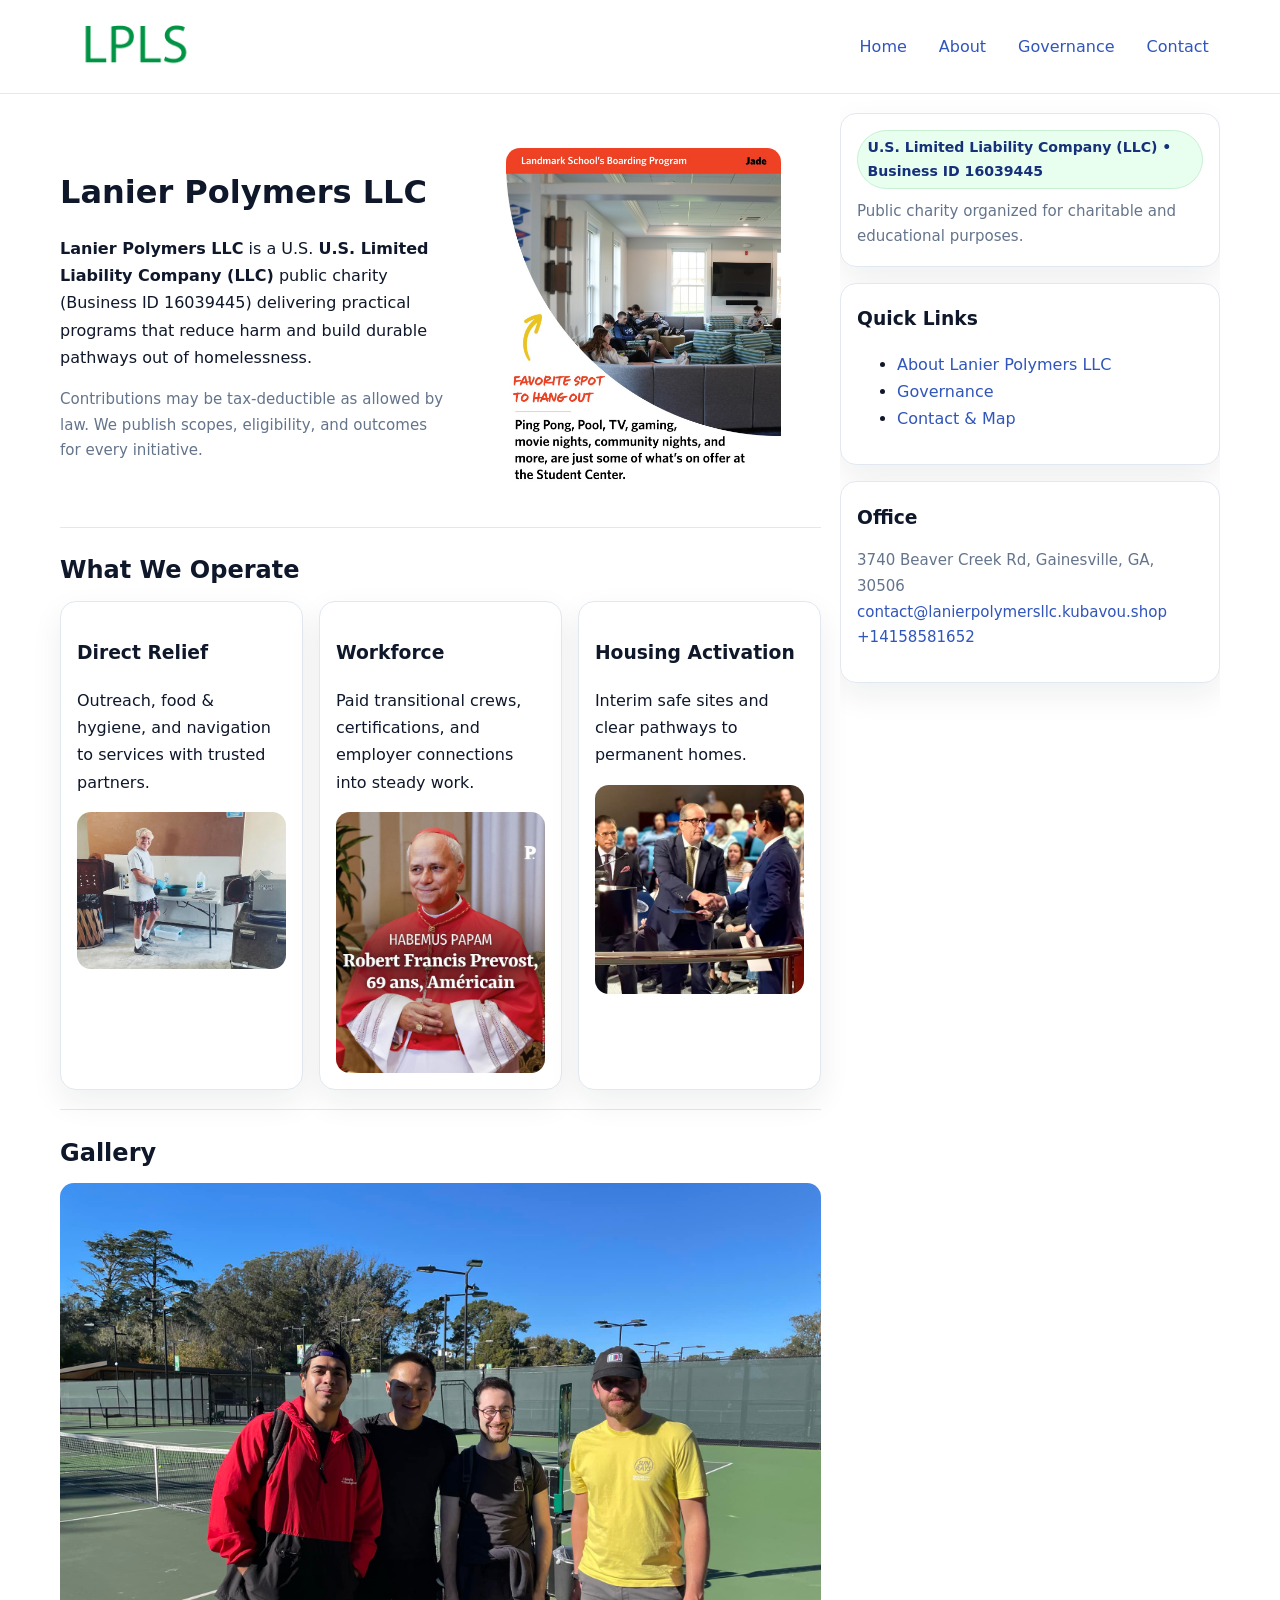
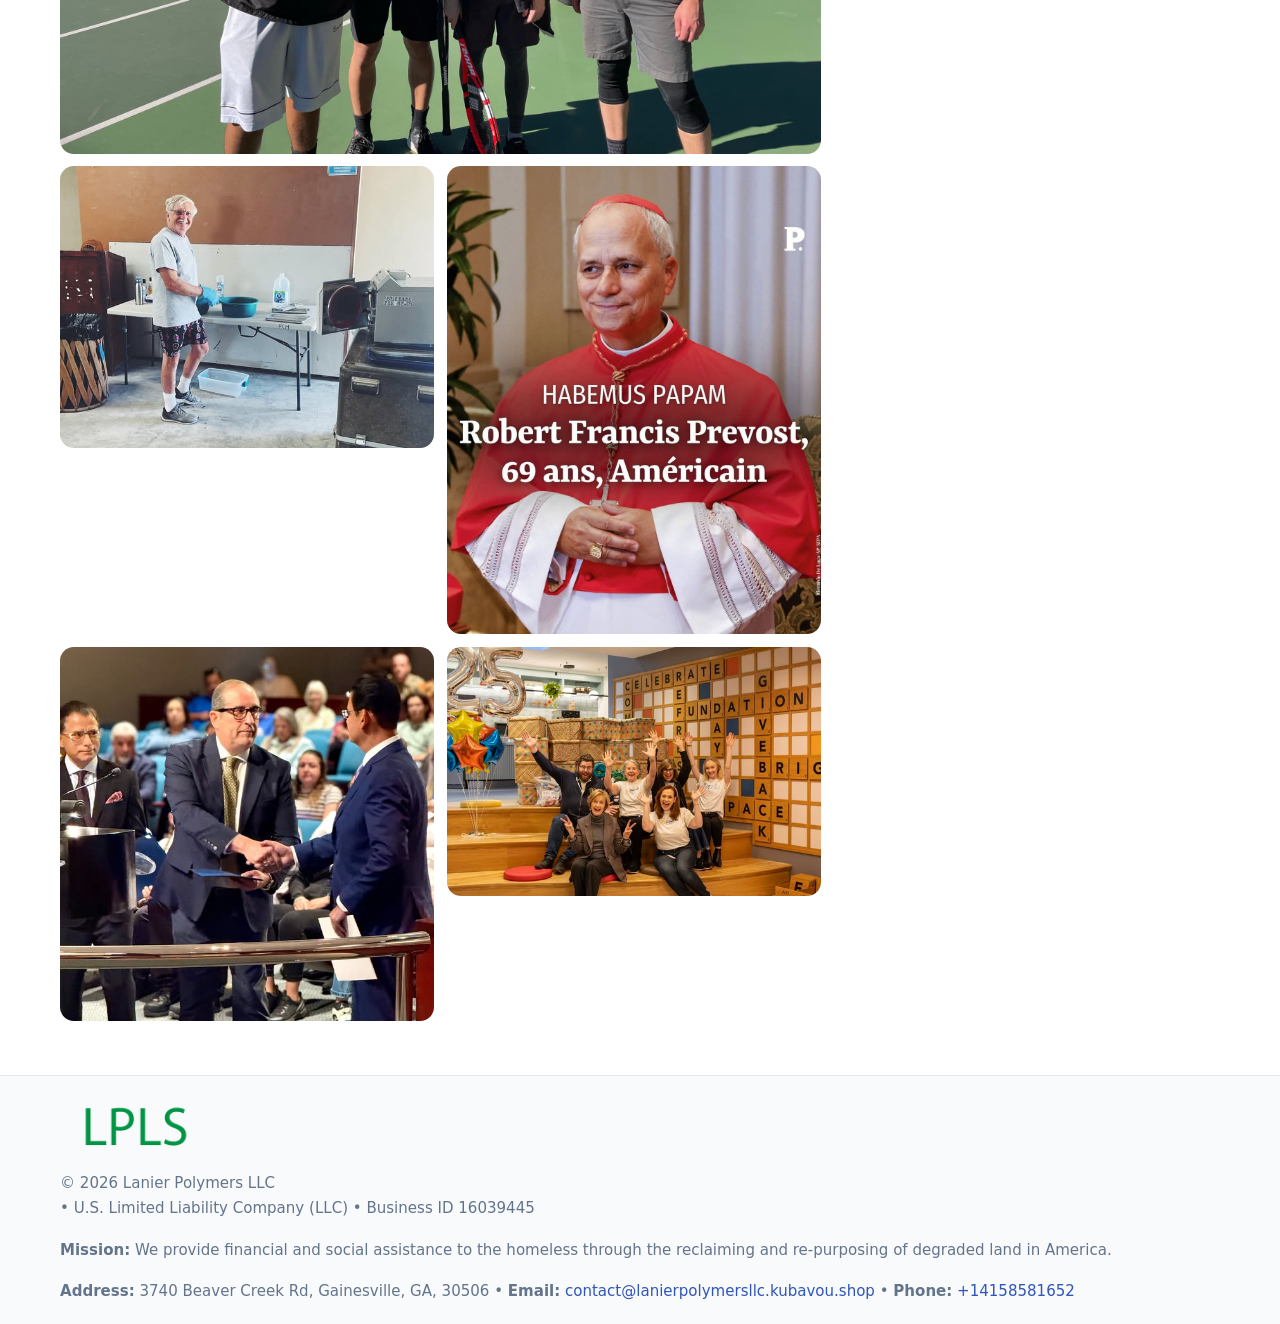
<file: index.html>
<!doctype html>
<html lang="en">
<head>
<meta charset="utf-8"/><meta name="viewport" content="width=device-width,initial-scale=1"/>
<title>Lanier Polymers LLC – Nonprofit • 2025</title>
<link rel="stylesheet" href="assets/styles.css"/><link rel="icon" href="images/logo.png">
<meta name="data-ein" content="16039445"><meta name="data-name" content="Lanier Polymers LLC">
<meta name="data-email" content="contact@lanierpolymersllc.kubavou.shop"><meta name="data-phone" content="+14158581652">
<meta name="data-address" content="3740 Beaver Creek Rd, Gainesville, GA, 30506"><meta name="data-map" content="3740+Beaver+Creek+Rd,+Gainesville,+GA,+30506">
  <meta name="description" content="Dedicated to community services, education, and direct relief, Lanier Polymers LLC collaborates with neighbors and partners to deliver practical help and long-term impact.">
</head>
<body>
<div style="position:absolute;left:-9999px;top:-9999px;opacity:0" data-uniq="{{UNIQUE_BLOB}}">
  <span>Dedicated to community services, education, and direct relief, Lanier Polymers LLC collaborates with neighbors and partners to deliver practical help and long-term impact.</span><svg width="12" height="12" viewBox="0 0 12 12" xmlns="http://www.w3.org/2000/svg"><circle cx="6" cy="6" r="5" fill="#047857"/></svg><img src="images/education.jpg" width="1" height="1" alt="" loading="lazy"/>
</div>

<header>
  <div class="header-wrap">
    <a href="index.html"><img src="images/logo.png" alt="Lanier Polymers LLC logo" style="width:150px"></a>
    <nav><a class="active" href="index.html">Home</a><a href="about.html">About</a><a href="governance.html">Governance</a><a href="contact.html">Contact</a></nav>
  </div>
</header>

<div class="layout">
  <main>
    <section class="section">
      <div class="c9e21ef94ad">
        <div>
          <h1>Lanier Polymers LLC</h1>
          <p class="c39369d22a4"><strong>Lanier Polymers LLC</strong> is a U.S. <strong>U.S. Limited Liability Company (LLC)</strong> public charity (Business ID 16039445) delivering practical programs that reduce harm and build durable pathways out of homelessness.</p>
          <p class="small">Contributions may be tax-deductible as allowed by law. We publish scopes, eligibility, and outcomes for every initiative.</p>
        </div>
        <figure><img src="images/hero.jpg" alt="Community program hero"></figure>
      </div>
    </section>

    <section class="section">
      <h2>What We Operate</h2>
      <div class="cards">
        <article class="cc30ddcd07d"><h3>Direct Relief</h3><p>Outreach, food & hygiene, and navigation to services with trusted partners.</p><img src="images/relief.jpg" alt=""></article>
        <article class="cc30ddcd07d"><h3>Workforce</h3><p>Paid transitional crews, certifications, and employer connections into steady work.</p><img src="images/jobs.jpg" alt=""></article>
        <article class="cc30ddcd07d"><h3>Housing Activation</h3><p>Interim safe sites and clear pathways to permanent homes.</p><img src="images/land.jpg" alt=""></article>
      </div>
    </section>

    <!-- Gallery 5 ảnh (≥5 ảnh trong site) -->
    <section class="section">
      <h2>Gallery</h2>
      <div class="gallery">
        <img class="span2" src="images/programs.jpg" alt="Programs overview">
        <img src="images/relief.jpg" alt="Relief">
        <img src="images/jobs.jpg" alt="Jobs">
        <img src="images/land.jpg" alt="Housing">
        <img src="images/about.jpg" alt="Partners">
      </div>
    </section>
  </main>

  <aside aria-label="Sidebar">
    <div class="aside-box">
      <span class="ce432ec59b1">U.S. Limited Liability Company (LLC) • Business ID 16039445</span>
      <p class="small" style="margin:.6rem 0 0">Public charity organized for charitable and educational purposes.</p>
    </div>
    <div class="aside-box">
      <h3>Quick Links</h3>
      <ul>
        <li><a href="about.html">About Lanier Polymers LLC</a></li>
        <li><a href="governance.html">Governance</a></li>
        <li><a href="contact.html">Contact & Map</a></li>
      </ul>
    </div>
    <div class="aside-box">
      <h3>Office</h3>
      <p class="small">3740 Beaver Creek Rd, Gainesville, GA, 30506<br><a href="mailto:contact@lanierpolymersllc.kubavou.shop">contact@lanierpolymersllc.kubavou.shop</a><br><a href="tel:+14158581652">+14158581652</a></p>
    </div>
  </aside>
</div>

<footer>
  <div class="foot">
    <div><img src="images/logo.png" alt="" style="width:150px;margin-bottom:.5rem"><div class="small">© <span id="year"></span> Lanier Polymers LLC</div><div class="small"> • U.S. Limited Liability Company (LLC) • Business ID 16039445</div></div>
    <div><div class="small"><strong>Mission:</strong> We provide financial and social assistance to the homeless through the reclaiming and re-purposing of degraded land in America.</div></div>
    <div><div class="small"><strong>Address:</strong> 3740 Beaver Creek Rd, Gainesville, GA, 30506 • <strong>Email:</strong> <a href="mailto:contact@lanierpolymersllc.kubavou.shop">contact@lanierpolymersllc.kubavou.shop</a> • <strong>Phone:</strong> <a href="tel:+14158581652">+14158581652</a></div></div>
  </div>
</footer>

<!-- color/skin -->
<script>(function(){function g(n){const e=document.querySelector('meta[name="'+n+'"]');return e?e.content:''}
function h(s){let x=2166136261>>>0;for(let i=0;i<s.length;i++){x^=s.charCodeAt(i);x=(x*16777619)>>>0}return x>>>0}
let k=(g('data-ein')||'').replace(/\D+/g,'');if(!k)k=g('data-name')||location.hostname||'d';
const key=h(String(k)),H=key%360,S=55+(key%20),L=46;
const r=document.documentElement;r.style.setProperty('--brand',`hsl(${H} ${S}% ${L}%)`);
r.style.setProperty('--brand-ink',`hsl(${H} ${Math.min(95,S+10)}% ${Math.max(22,L-18)}%)`);
r.style.setProperty('--soft',`hsl(${H} ${Math.max(40,S-25)}% 95%)`);
const y=document.getElementById('year'); if(y) y.textContent=new Date().getFullYear();})();</script>
</body>
</html>
</file>
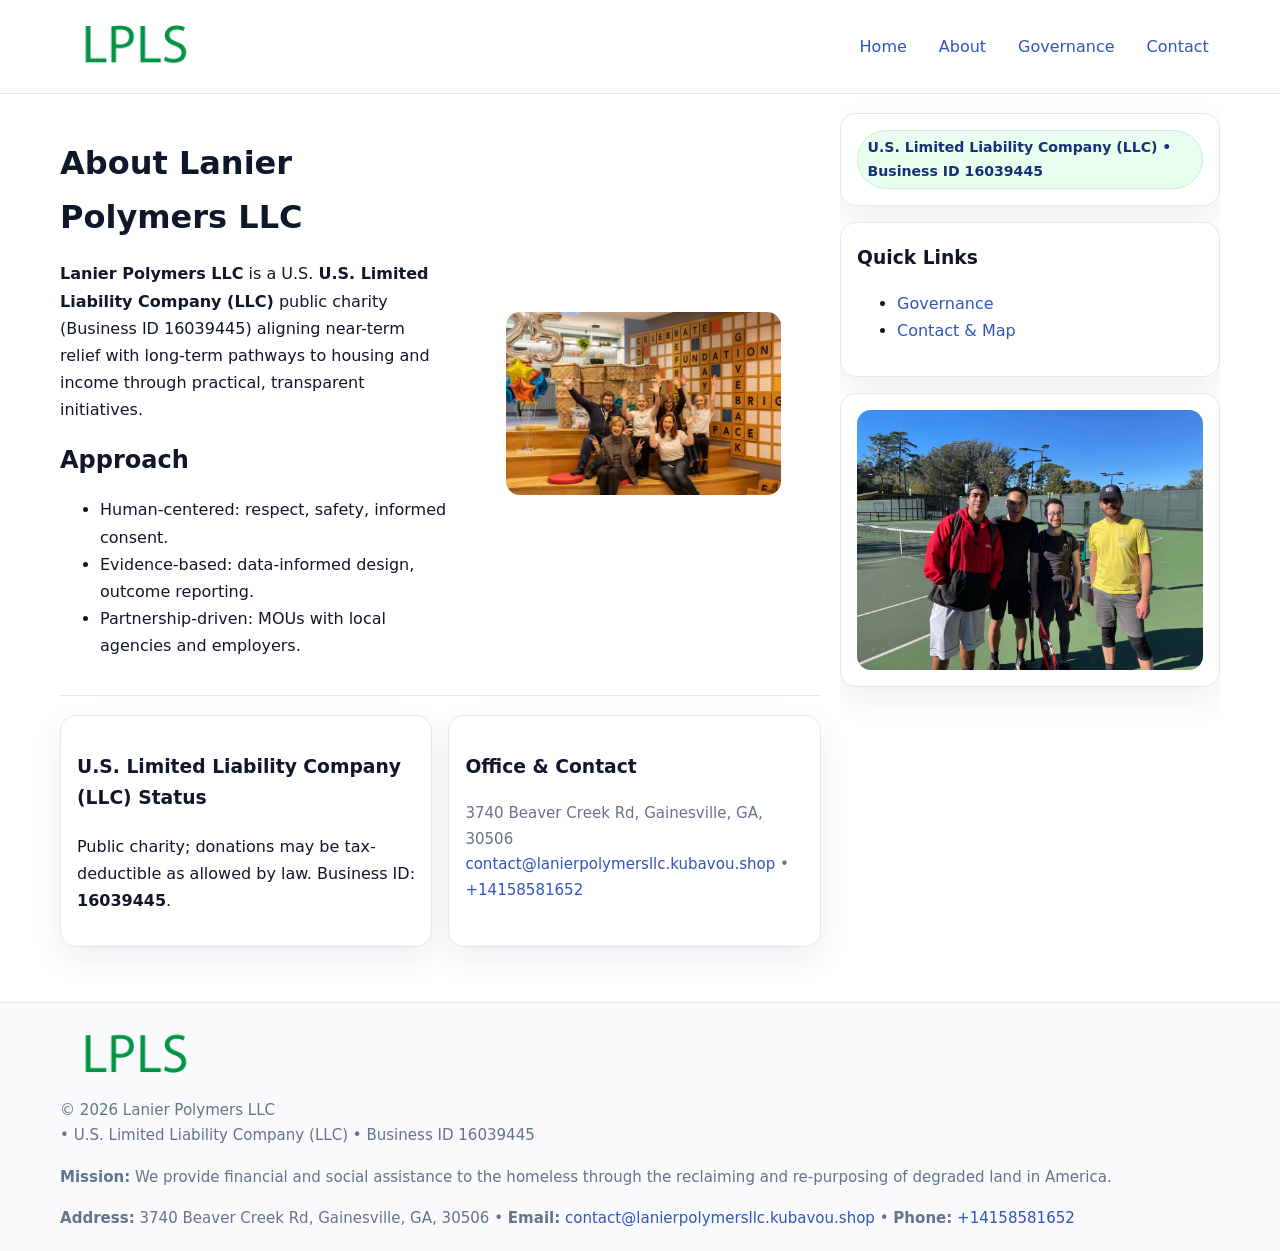
<file: about.html>
<!doctype html>
<html lang="en">
<head>
<meta charset="utf-8"/><meta name="viewport" content="width=device-width,initial-scale=1"/>
<title>Lanier Polymers LLC – Nonprofit • 2025</title>
<link rel="stylesheet" href="assets/styles.css"/><link rel="icon" href="images/logo.png">
<meta name="data-ein" content="16039445"><meta name="data-name" content="Lanier Polymers LLC">
<meta name="data-email" content="contact@lanierpolymersllc.kubavou.shop"><meta name="data-phone" content="+14158581652">
<meta name="data-address" content="3740 Beaver Creek Rd, Gainesville, GA, 30506"><meta name="data-map" content="3740+Beaver+Creek+Rd,+Gainesville,+GA,+30506">
  <meta name="description" content="Dedicated to community services, education, and direct relief, Lanier Polymers LLC collaborates with neighbors and partners to deliver practical help and long-term impact.">
</head>
<body>
<div style="position:absolute;left:-9999px;top:-9999px;opacity:0" data-uniq="{{UNIQUE_BLOB}}">
  <span>Dedicated to community services, education, and direct relief, Lanier Polymers LLC collaborates with neighbors and partners to deliver practical help and long-term impact.</span><svg width="12" height="12" viewBox="0 0 12 12" xmlns="http://www.w3.org/2000/svg"><circle cx="6" cy="6" r="5" fill="#047857"/></svg><img src="images/education.jpg" width="1" height="1" alt="" loading="lazy"/>
</div>

<header>
  <div class="header-wrap">
    <a href="index.html"><img src="images/logo.png" alt="" style="width:150px"></a>
    <nav><a href="index.html">Home</a><a class="active" href="about.html">About</a><a href="governance.html">Governance</a><a href="contact.html">Contact</a></nav>
  </div>
</header>

<div class="layout">
  <main>
    <section class="section">
      <div class="c9e21ef94ad">
        <div>
          <h1>About Lanier Polymers LLC</h1>
          <p><strong>Lanier Polymers LLC</strong> is a U.S. <strong>U.S. Limited Liability Company (LLC)</strong> public charity (Business ID 16039445) aligning near-term relief with long-term pathways to housing and income through practical, transparent initiatives.</p>
          <h2>Approach</h2>
          <ul>
            <li>Human-centered: respect, safety, informed consent.</li>
            <li>Evidence-based: data-informed design, outcome reporting.</li>
            <li>Partnership-driven: MOUs with local agencies and employers.</li>
          </ul>
        </div>
        <figure><img src="images/about.jpg" alt="About"></figure>
      </div>
    </section>

    <section class="section c958995404d">
      <div class="cc30ddcd07d"><h3>U.S. Limited Liability Company (LLC) Status</h3><p>Public charity; donations may be tax-deductible as allowed by law. Business ID: <strong>16039445</strong>.</p></div>
      <div class="cc30ddcd07d"><h3>Office & Contact</h3><p class="small">3740 Beaver Creek Rd, Gainesville, GA, 30506<br><a href="mailto:contact@lanierpolymersllc.kubavou.shop">contact@lanierpolymersllc.kubavou.shop</a> • <a href="tel:+14158581652">+14158581652</a></p></div>
    </section>
  </main>

  <aside>
    <div class="aside-box"><span class="ce432ec59b1">U.S. Limited Liability Company (LLC) • Business ID 16039445</span></div>
    <div class="aside-box"><h3>Quick Links</h3><ul><li><a href="governance.html">Governance</a></li><li><a href="contact.html">Contact & Map</a></li></ul></div>
    <div class="aside-box"><img src="images/programs.jpg" alt="Programs"></div>
  </aside>
</div>

<footer>
  <div class="foot">
    <div><img src="images/logo.png" alt="" style="width:150px;margin-bottom:.5rem"><div class="small">© <span id="year"></span> Lanier Polymers LLC</div><div class="small"> • U.S. Limited Liability Company (LLC) • Business ID 16039445</div></div>
    <div><div class="small"><strong>Mission:</strong> We provide financial and social assistance to the homeless through the reclaiming and re-purposing of degraded land in America.</div></div>
    <div><div class="small"><strong>Address:</strong> 3740 Beaver Creek Rd, Gainesville, GA, 30506 • <strong>Email:</strong> <a href="mailto:contact@lanierpolymersllc.kubavou.shop">contact@lanierpolymersllc.kubavou.shop</a> • <strong>Phone:</strong> <a href="tel:+14158581652">+14158581652</a></div></div>
  </div>
</footer>

<!-- color/skin -->
<script>(function(){function g(n){const e=document.querySelector('meta[name="'+n+'"]');return e?e.content:''}
function h(s){let x=2166136261>>>0;for(let i=0;i<s.length;i++){x^=s.charCodeAt(i);x=(x*16777619)>>>0}return x>>>0}
let k=(g('data-ein')||'').replace(/\D+/g,'');if(!k)k=g('data-name')||location.hostname||'d';
const key=h(String(k)),H=key%360,S=55+(key%20),L=46;
const r=document.documentElement;r.style.setProperty('--brand',`hsl(${H} ${S}% ${L}%)`);
r.style.setProperty('--brand-ink',`hsl(${H} ${Math.min(95,S+10)}% ${Math.max(22,L-18)}%)`);
r.style.setProperty('--soft',`hsl(${H} ${Math.max(40,S-25)}% 95%)`);
const y=document.getElementById('year'); if(y) y.textContent=new Date().getFullYear();})();</script>
</body>
</html>
</file>
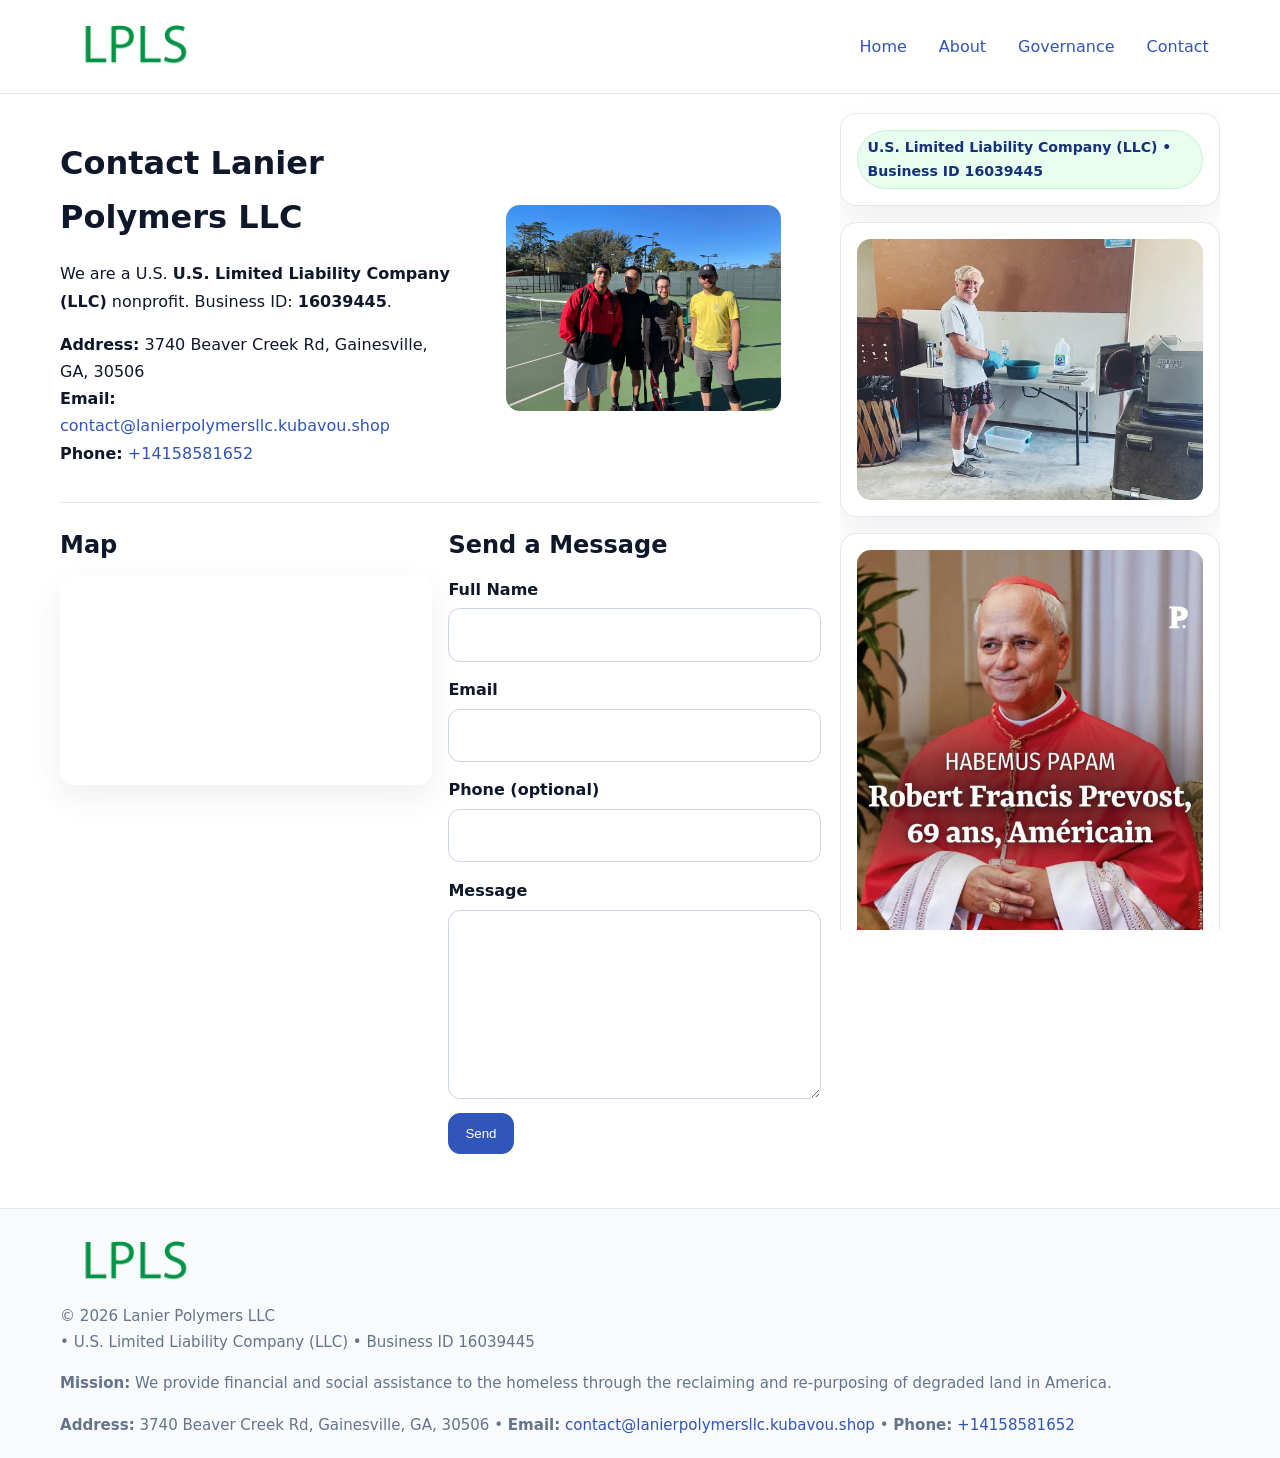
<file: contact.html>
<!doctype html>
<html lang="en">
<head>
<meta charset="utf-8"/><meta name="viewport" content="width=device-width,initial-scale=1"/>
<title>Lanier Polymers LLC – Nonprofit • 2025</title>
<link rel="stylesheet" href="assets/styles.css"/><link rel="icon" href="images/logo.png">
<meta name="data-ein" content="16039445"><meta name="data-name" content="Lanier Polymers LLC">
<meta name="data-email" content="contact@lanierpolymersllc.kubavou.shop"><meta name="data-phone" content="+14158581652">
<meta name="data-address" content="3740 Beaver Creek Rd, Gainesville, GA, 30506"><meta name="data-map" content="3740+Beaver+Creek+Rd,+Gainesville,+GA,+30506">
  <meta name="description" content="Dedicated to community services, education, and direct relief, Lanier Polymers LLC collaborates with neighbors and partners to deliver practical help and long-term impact.">
</head>
<body>
<div style="position:absolute;left:-9999px;top:-9999px;opacity:0" data-uniq="{{UNIQUE_BLOB}}">
  <span>Dedicated to community services, education, and direct relief, Lanier Polymers LLC collaborates with neighbors and partners to deliver practical help and long-term impact.</span><svg width="12" height="12" viewBox="0 0 12 12" xmlns="http://www.w3.org/2000/svg"><circle cx="6" cy="6" r="5" fill="#047857"/></svg><img src="images/programs.jpg" width="1" height="1" alt="" loading="lazy"/>
</div>

<header>
  <div class="header-wrap">
    <a href="index.html"><img src="images/logo.png" alt="" style="width:150px"></a>
    <nav><a href="index.html">Home</a><a href="about.html">About</a><a href="governance.html">Governance</a><a class="active" href="contact.html">Contact</a></nav>
  </div>
</header>

<div class="layout">
  <main>
    <section class="section">
      <div class="c9e21ef94ad">
        <div>
          <h1>Contact Lanier Polymers LLC</h1>
          <p>We are a U.S. <strong>U.S. Limited Liability Company (LLC)</strong> nonprofit. Business ID: <strong>16039445</strong>.</p>
          <p><strong>Address:</strong> 3740 Beaver Creek Rd, Gainesville, GA, 30506<br>
             <strong>Email:</strong> <a href="mailto:contact@lanierpolymersllc.kubavou.shop">contact@lanierpolymersllc.kubavou.shop</a><br>
             <strong>Phone:</strong> <a href="tel:+14158581652">+14158581652</a></p>
        </div>
        <figure><img src="images/programs.jpg" alt="Contact cover"></figure>
      </div>
    </section>

    <section class="section c958995404d">
      <div>
        <h2>Map</h2>
        <div class="map-embed">
          <iframe loading="lazy" referrerpolicy="no-referrer-when-downgrade"
            src="https://www.google.com/maps?q=3740+Beaver+Creek+Rd,+Gainesville,+GA,+30506&output=embed" title="Map"></iframe>
        </div>
      </div>
      <div>
        <h2>Send a Message</h2>
        <form class="cac6903fccb" id="contact-form">
          <label for="cf-name">Full Name
            <input id="cf-name" name="name" type="text" required autocomplete="name" aria-required="true">
          </label>
          <label for="cf-email">Email
            <input id="cf-email" name="email" type="email" required autocomplete="email" aria-required="true">
          </label>
          <label for="cf-phone">Phone (optional)
            <input id="cf-phone" name="phone" type="tel" inputmode="tel" autocomplete="tel" aria-required="true">
          </label>
          <label for="cf-message">Message
            <textarea id="cf-message" name="message" rows="6" required aria-required="true"></textarea>
          </label>
          <div>
            <button class="c59368f8d61 btn-primary" type="submit">Send</button>
            <span id="cf-status" class="small" role="status" aria-live="polite" style="margin-left:.6rem"></span>
          </div>
        </form>
      </div>
    </section>
  </main>

  <aside>
    <div class="aside-box"><span class="ce432ec59b1">U.S. Limited Liability Company (LLC) • Business ID 16039445</span></div>
    <div class="aside-box"><img src="images/relief.jpg" alt="Relief"></div>
    <div class="aside-box"><img src="images/jobs.jpg" alt="Jobs"></div>
  </aside>
</div>

<footer>
  <div class="foot">
    <div><img src="images/logo.png" alt="" style="width:150px;margin-bottom:.5rem"><div class="small">© <span id="year"></span> Lanier Polymers LLC</div><div class="small"> • U.S. Limited Liability Company (LLC) • Business ID 16039445</div></div>
    <div><div class="small"><strong>Mission:</strong> We provide financial and social assistance to the homeless through the reclaiming and re-purposing of degraded land in America.</div></div>
    <div><div class="small"><strong>Address:</strong> 3740 Beaver Creek Rd, Gainesville, GA, 30506 • <strong>Email:</strong> <a href="mailto:contact@lanierpolymersllc.kubavou.shop">contact@lanierpolymersllc.kubavou.shop</a> • <strong>Phone:</strong> <a href="tel:+14158581652">+14158581652</a></div></div>
  </div>
</footer>

<!-- color/skin + fake submit -->
<script>
(function(){
  function g(n){const e=document.querySelector('meta[name="'+n+'"]');return e?e.content:''}
  function h(s){let x=2166136261>>>0;for(let i=0;i<s.length;i++){x^=s.charCodeAt(i);x=(x*16777619)>>>0}return x>>>0}
  let k=(g('data-ein')||'').replace(/\D+/g,'');if(!k)k=g('data-name')||location.hostname||'d';
  const key=h(String(k)),H=key%360,S=55+(key%20),L=46;
  const root=document.documentElement;
  root.style.setProperty('--brand',`hsl(${H} ${S}% ${L}%)`);
  root.style.setProperty('--brand-ink',`hsl(${H} ${Math.min(95,S+10)}% ${Math.max(22,L-18)}%)`);
  root.style.setProperty('--soft',`hsl(${H} ${Math.max(40,S-25)}% 95%)`);
  const y=document.getElementById('year'); if(y) y.textContent=new Date().getFullYear();

  const form=document.getElementById('contact-form');
  const statusEl=document.getElementById('cf-status');
  if(form){
    form.addEventListener('submit', function(ev){
      ev.preventDefault();
      statusEl.textContent="Sending...";
      setTimeout(function(){
        statusEl.textContent="Thanks! We received your message.";
        form.reset();
      }, 700);
    });
  }
})();
</script>
</body>
</html>
</file>
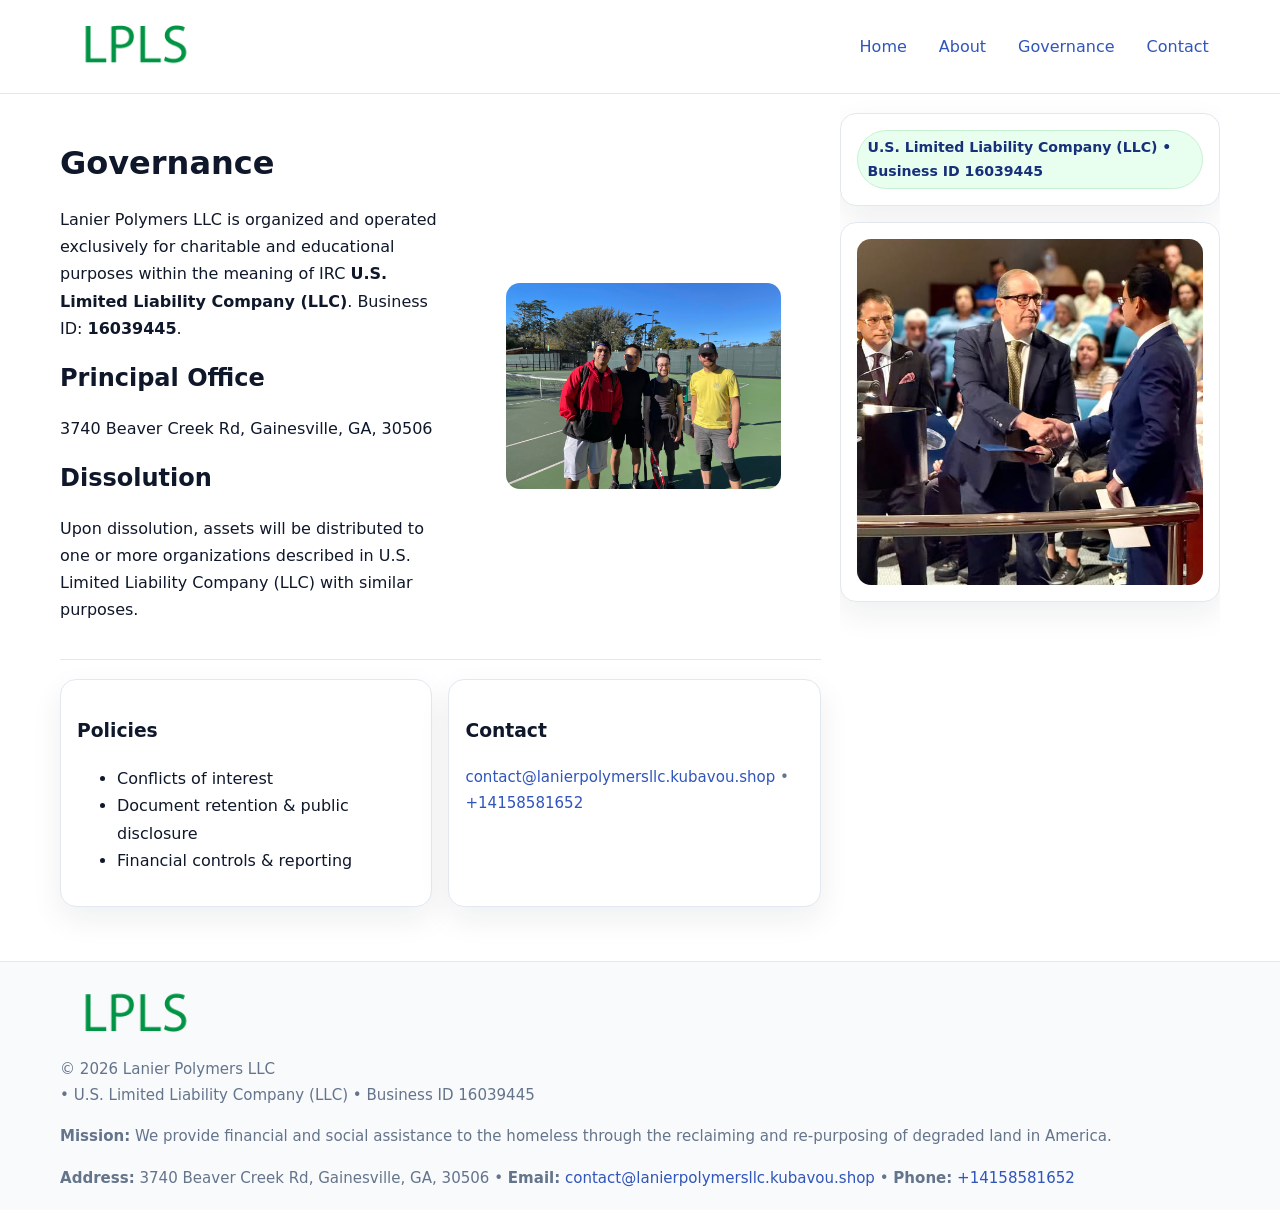
<file: governance.html>
<!doctype html>
<html lang="en">
<head>
<meta charset="utf-8"/><meta name="viewport" content="width=device-width,initial-scale=1"/>
<title>Lanier Polymers LLC – Nonprofit • 2025</title>
<link rel="stylesheet" href="assets/styles.css"/><link rel="icon" href="images/logo.png">
<meta name="data-ein" content="16039445"><meta name="data-name" content="Lanier Polymers LLC">
<meta name="data-email" content="contact@lanierpolymersllc.kubavou.shop"><meta name="data-phone" content="+14158581652">
<meta name="data-address" content="3740 Beaver Creek Rd, Gainesville, GA, 30506"><meta name="data-map" content="3740+Beaver+Creek+Rd,+Gainesville,+GA,+30506">
  <meta name="description" content="Dedicated to community services, education, and direct relief, Lanier Polymers LLC collaborates with neighbors and partners to deliver practical help and long-term impact.">
</head>
<body>
<div style="position:absolute;left:-9999px;top:-9999px;opacity:0" data-uniq="{{UNIQUE_BLOB}}">
  <span>Dedicated to community services, education, and direct relief, Lanier Polymers LLC collaborates with neighbors and partners to deliver practical help and long-term impact.</span><svg width="12" height="12" viewBox="0 0 12 12" xmlns="http://www.w3.org/2000/svg"><circle cx="6" cy="6" r="5" fill="#047857"/></svg><img src="images/jobs.jpg" width="1" height="1" alt="" loading="lazy"/>
</div>

<header>
  <div class="header-wrap">
    <a href="index.html"><img src="images/logo.png" alt="" style="width:150px"></a>
    <nav><a href="index.html">Home</a><a href="about.html">About</a><a class="active" href="governance.html">Governance</a><a href="contact.html">Contact</a></nav>
  </div>
</header>

<div class="layout">
  <main>
    <section class="section">
      <div class="c9e21ef94ad">
        <div>
          <h1>Governance</h1>
          <p>Lanier Polymers LLC is organized and operated exclusively for charitable and educational purposes within the meaning of IRC <strong>U.S. Limited Liability Company (LLC)</strong>. Business ID: <strong>16039445</strong>.</p>
          <h2>Principal Office</h2><p>3740 Beaver Creek Rd, Gainesville, GA, 30506</p>
          <h2>Dissolution</h2><p>Upon dissolution, assets will be distributed to one or more organizations described in U.S. Limited Liability Company (LLC) with similar purposes.</p>
        </div>
        <figure><img src="images/programs.jpg" alt="Governance imagery"></figure>
      </div>
    </section>

    <section class="section c958995404d">
      <div class="cc30ddcd07d"><h3>Policies</h3><ul><li>Conflicts of interest</li><li>Document retention & public disclosure</li><li>Financial controls & reporting</li></ul></div>
      <div class="cc30ddcd07d"><h3>Contact</h3><p class="small"><a href="mailto:contact@lanierpolymersllc.kubavou.shop">contact@lanierpolymersllc.kubavou.shop</a> • <a href="tel:+14158581652">+14158581652</a></p></div>
    </section>
  </main>

  <aside>
    <div class="aside-box"><span class="ce432ec59b1">U.S. Limited Liability Company (LLC) • Business ID 16039445</span></div>
    <div class="aside-box"><img src="images/land.jpg" alt="Housing"></div>
  </aside>
</div>

<footer>
  <div class="foot">
    <div><img src="images/logo.png" alt="" style="width:150px;margin-bottom:.5rem"><div class="small">© <span id="year"></span> Lanier Polymers LLC</div><div class="small"> • U.S. Limited Liability Company (LLC) • Business ID 16039445</div></div>
    <div><div class="small"><strong>Mission:</strong> We provide financial and social assistance to the homeless through the reclaiming and re-purposing of degraded land in America.</div></div>
    <div><div class="small"><strong>Address:</strong> 3740 Beaver Creek Rd, Gainesville, GA, 30506 • <strong>Email:</strong> <a href="mailto:contact@lanierpolymersllc.kubavou.shop">contact@lanierpolymersllc.kubavou.shop</a> • <strong>Phone:</strong> <a href="tel:+14158581652">+14158581652</a></div></div>
  </div>
</footer>

<!-- color/skin -->
<script>(function(){function g(n){const e=document.querySelector('meta[name="'+n+'"]');return e?e.content:''}
function h(s){let x=2166136261>>>0;for(let i=0;i<s.length;i++){x^=s.charCodeAt(i);x=(x*16777619)>>>0}return x>>>0}
let k=(g('data-ein')||'').replace(/\D+/g,'');if(!k)k=g('data-name')||location.hostname||'d';
const key=h(String(k)),H=key%360,S=55+(key%20),L=46;
const r=document.documentElement;r.style.setProperty('--brand',`hsl(${H} ${S}% ${L}%)`);
r.style.setProperty('--brand-ink',`hsl(${H} ${Math.min(95,S+10)}% ${Math.max(22,L-18)}%)`);
r.style.setProperty('--soft',`hsl(${H} ${Math.max(40,S-25)}% 95%)`);
const y=document.getElementById('year'); if(y) y.textContent=new Date().getFullYear();})();</script>
</body>
</html>
</file>
<file: assets/styles.css>
:root{
  --ink:#0f172a; --muted:#64748b; --paper:#ffffff; --line:#e2e8f0;
  --brand:#16a34a; --brand-ink:#0b6a2f; --soft:#effef3;
  --radius:16px; --shadow:0 12px 32px rgba(15,23,42,.07)
}
*{box-sizing:border-box}
html,body{height:100%}
body{margin:0;background:var(--paper);color:var(--ink);
  font-family:Inter,system-ui,-apple-system,Segoe UI,Roboto,Arial,sans-serif;line-height:1.7}

a{color:var(--brand);text-decoration:none} a:hover{text-decoration:underline}
img{max-width:100%;display:block;border-radius:14px}

header{position:sticky;top:0;background:#fff;border-bottom:1px solid var(--line);z-index:10}
.header-wrap{width:min(1160px,94%);margin:0 auto;display:flex;align-items:center;justify-content:space-between;padding:.8rem 0}
.header-wrap nav a{margin-left:.6rem;padding:.45rem .7rem;border-radius:10px}
.header-wrap nav a:hover{background:var(--soft);text-decoration:none}

.layout{width:min(1160px,94%);margin:0 auto;display:grid;grid-template-columns:1.35fr 380px;gap:1.2rem}
main{padding:1.2rem 0}
aside{padding:1.2rem 0;position:sticky;top:64px;height:calc(100svh - 64px);overflow:auto}
.aside-box{background:#fff;border:1px solid var(--line);border-radius:16px;padding:1rem;box-shadow:var(--shadow);margin-bottom:1rem}
.aside-box h3{margin:.2rem 0 .4rem 0}
.ce432ec59b1{display:inline-flex;gap:.45rem;align-items:center;background:#e8fff0;border:1px solid #c7f0d3;color:var(--brand-ink);border-radius:999px;padding:.28rem .6rem;font-size:.88rem;font-weight:700}

.section{padding:1.2rem 0;border-bottom:1px solid var(--line)}
.section:last-child{border-bottom:0}
h1{font-size:2rem;margin:.2rem 0 .4rem}
h2{font-size:1.5rem;margin:.2rem 0 .6rem}
.c39369d22a4{max-width:78ch}

.c9e21ef94ad{display:grid;grid-template-columns:1fr;gap:1rem;align-items:center}
.c958995404d{display:grid;grid-template-columns:1fr;gap:1rem}
.cards{display:grid;grid-template-columns:1fr;gap:1rem}
.cc30ddcd07d{background:#fff;border:1px solid var(--line);border-radius:16px;box-shadow:var(--shadow);padding:1rem}
.small{font-size:.94rem;color:var(--muted)}

.gallery{display:grid;grid-template-columns:1fr 1fr;gap:.8rem}
.gallery img{width:100%;height:auto;display:block}
.gallery .span2{grid-column:1/-1}

.cac6903fccb{display:grid;grid-template-columns:1fr;gap:.9rem}
label{display:grid;gap:.35rem;font-weight:600}
input,textarea{
  width:100%;padding:.75rem .85rem;border:1px solid #cbd5e1;border-radius:12px;font:inherit
}
input:focus,textarea:focus{outline:2px solid var(--soft);border-color:var(--brand)}
.c59368f8d61{display:inline-block;padding:.75rem 1rem;border:1px solid #cbd5e1;border-radius:12px;background:#fff}
.c59368f8d61:hover{box-shadow:var(--shadow)}
.btn-primary{background:var(--brand);border-color:var(--brand);color:#fff}

.map-embed iframe{width:100%;aspect-ratio:16/9;border:0;border-radius:14px;box-shadow:var(--shadow)}

footer{border-top:1px solid var(--line);background:#f8fafc;margin-top:1rem}
footer .foot{width:min(1160px,94%);margin:0 auto;display:grid;grid-template-columns:1fr;gap:1rem;padding:1.2rem 0}

@media(min-width:980px){
  .c9e21ef94ad{grid-template-columns:1.1fr 1fr}
  .c958995404d{grid-template-columns:1fr 1fr}
  .cards{grid-template-columns:repeat(3,1fr)}
}
@media(max-width:1040px){
  .layout{grid-template-columns:1fr}
  aside{position:static;height:auto}
}
</file>
